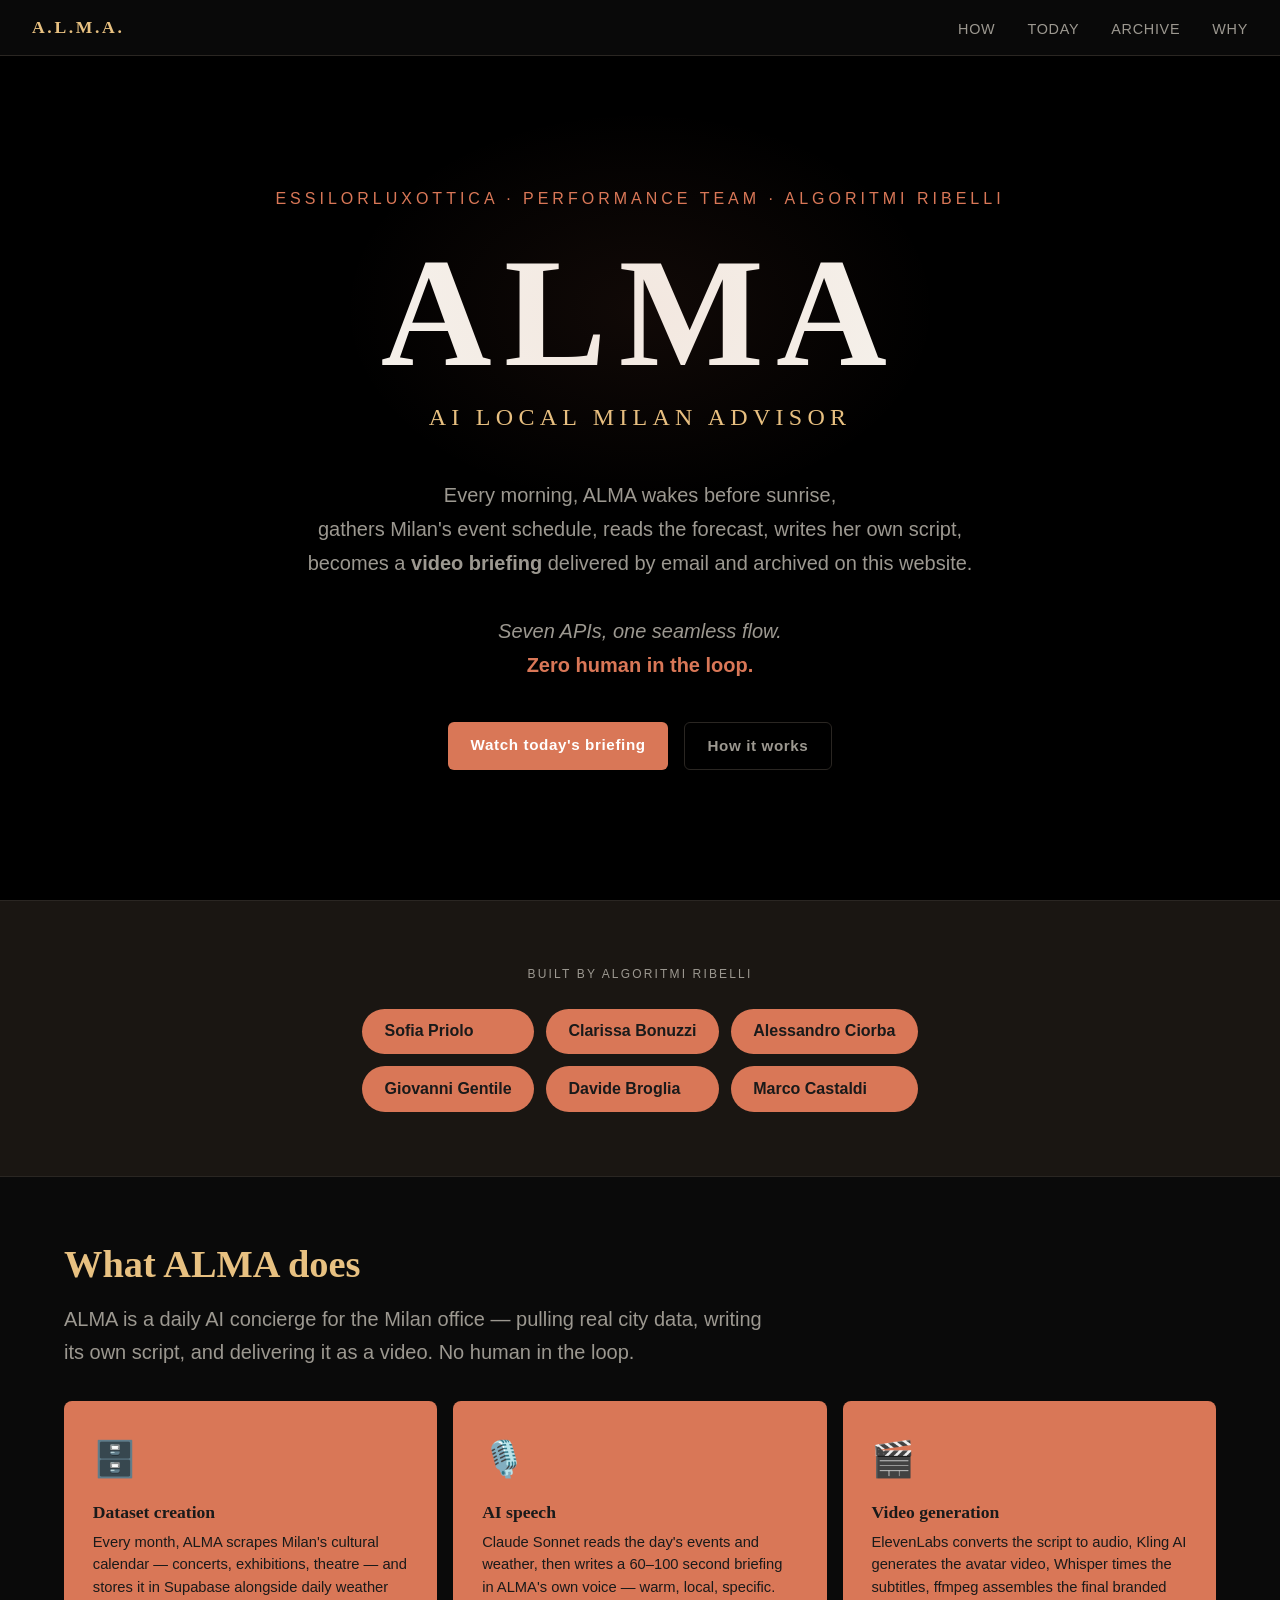
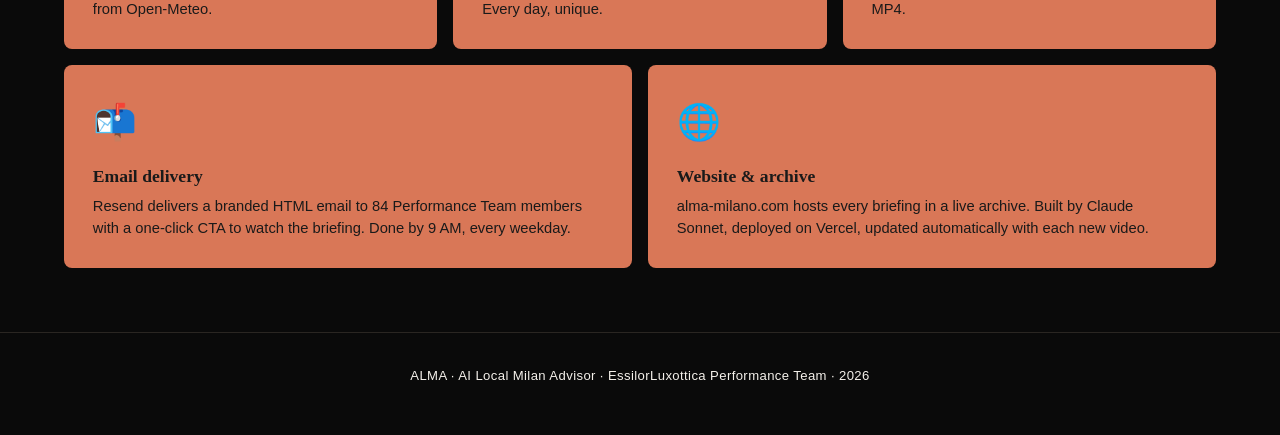
<file: index.html>
<!DOCTYPE html>
<html lang="en">
<head>
  <meta charset="UTF-8" />
  <meta name="viewport" content="width=device-width, initial-scale=1.0" />
  <title>ALMA — AI Local Milan Advisor</title>
  <link rel="stylesheet" href="style.css" />
  <style>
    .hero {
      min-height: calc(100vh - 56px);
      display: flex;
      flex-direction: column;
      justify-content: center;
      align-items: center;
      text-align: center;
      padding: 3rem 1.5rem;
      background: var(--bg-deep);
      position: relative;
      overflow: hidden;
    }

    .hero::before {
      content: '';
      position: absolute;
      top: 30%;
      left: 50%;
      transform: translate(-50%, -50%);
      width: 600px;
      height: 400px;
      background: radial-gradient(ellipse, rgba(217,119,87,0.08) 0%, transparent 70%);
      pointer-events: none;
    }

    .hero-eyebrow {
      font-size: 1rem;
      letter-spacing: 0.25em;
      text-transform: uppercase;
      color: var(--accent);
      margin-bottom: 1.5rem;
    }

    .hero-title {
      font-family: 'Cambria', serif;
      font-size: clamp(3.5rem, 12vw, 13rem);
      font-weight: 700;
      color: var(--text);
      letter-spacing: 0.08em;
      line-height: 1;
      margin-bottom: 0.5rem;
    }

    .hero-subtitle {
      font-family: 'Cambria', serif;
      font-size: clamp(1.1rem, 2.5vw, 1.5rem);
      letter-spacing: 0.22em;
      text-transform: uppercase;
      color: var(--gold);
      margin-bottom: 2.5rem;
    }

    .hero-desc {
      max-width: 800px;
      color: var(--text-dim);
      font-size: 1.25rem;
      line-height: 1.7;
      margin-bottom: 2.5rem;
      white-space: normal;
    }

    .hero-desc-mobile { display: none; }
    @media (max-width: 640px) {
      .hero-desc-desktop { display: none; }
      .hero-desc-mobile { display: block; }
    }

    .hero-ctas {
      display: flex;
      gap: 1rem;
      flex-wrap: wrap;
      justify-content: center;
    }

    .br-mobile { display: none; }
    @media (max-width: 640px) {
      .br-desktop { display: none; }
      .br-mobile { display: inline; }
    }

    /* Team */
    .team-section {
      background: var(--panel);
      border-top: 1px solid var(--panel-light);
      border-bottom: 1px solid var(--panel-light);
    }

    .team-label {
      font-size: 0.75rem;
      letter-spacing: 0.18em;
      text-transform: uppercase;
      color: var(--text-dim);
      text-align: center;
      margin-bottom: 1.5rem;
    }

    .team-grid {
      display: grid;
      grid-template-columns: repeat(3, auto);
      gap: 0.75rem;
      justify-content: center;
    }

    .team-pill {
      background: var(--accent);
      border: none;
      border-radius: 999px;
      padding: 0.6rem 1.4rem;
      font-size: 1rem;
      font-weight: 700;
      color: #1a1a1a;
    }

    /* What grid — 3 top + 2 bottom */
    .what-grid {
      display: grid;
      grid-template-columns: repeat(3, 1fr);
      gap: 1rem;
      margin-top: 2rem;
    }

    .what-grid .card-wide {
      grid-column: span 1;
    }

    .what-row-2 {
      display: grid;
      grid-template-columns: repeat(2, 1fr);
      gap: 1rem;
      margin-top: 1rem;
    }

    .what-card {
      background: var(--accent);
      border: none;
      border-radius: 8px;
      padding: 1.8rem;
    }

    .what-icon {
      font-size: 2.2rem;
      margin-bottom: 0.9rem;
    }

    .what-card h3 {
      font-size: 1.1rem;
      margin-bottom: 0.5rem;
      color: #1a1a1a;
    }

    .what-card p {
      font-size: 0.92rem;
      color: #1a1a1a;
      margin: 0;
      line-height: 1.5;
    }

    @media (max-width: 640px) {
      .what-grid { grid-template-columns: 1fr; }
      .what-row-2 { grid-template-columns: 1fr; }
    }
  </style>
</head>
<body>

<nav>
  <a class="nav-logo" href="index.html">A.L.M.A.</a>
  <ul class="nav-links">
    <li><a href="how-it-works.html">How</a></li>
    <li><a href="today.html">Today</a></li>
    <li><a href="archive.html">Archive</a></li>
    <li><a href="why.html">Why</a></li>
  </ul>
</nav>

<main>

  <section class="hero">
    <p class="hero-eyebrow">EssilorLuxottica · Performance Team · Algoritmi Ribelli</p>
    <h1 class="hero-title">ALMA</h1>
    <p class="hero-subtitle">AI Local Milan Advisor</p>
    <p class="hero-desc hero-desc-desktop">
      Every morning, ALMA wakes before sunrise,<br>
      gathers Milan's event schedule, reads the forecast, writes her own script,<br>
      becomes a <strong>video briefing</strong> delivered by email and archived on this website.<br><br>
      <em>Seven APIs, one seamless flow.</em><br>
      <strong style="color: var(--accent);">Zero human in the loop.</strong>
    </p>
    <p class="hero-desc hero-desc-mobile">
      Every morning, ALMA wakes before sunrise,<br>
      gathers Milan's event schedule,<br>
      reads the forecast,<br>
      writes her own script,<br>
      becomes a <strong>video briefing</strong> delivered by email<br>
      and archived on this website.<br><br>
      <em>Seven APIs, one seamless flow.</em><br>
      <strong style="color: var(--accent);">Zero human in the loop.</strong>
    </p>
    <div class="hero-ctas">
      <a href="today.html" class="btn btn-primary">Watch today's briefing</a>
      <a href="how-it-works.html" class="btn btn-outline">How it works</a>
    </div>
  </section>

  <section class="team-section section">
    <div class="container">
      <p class="team-label">Built by Algoritmi Ribelli</p>
      <div class="team-grid">
        <span class="team-pill">Sofia Priolo</span>
        <span class="team-pill">Clarissa Bonuzzi</span>
        <span class="team-pill">Alessandro Ciorba</span>
        <span class="team-pill">Giovanni Gentile</span>
        <span class="team-pill">Davide Broglia</span>
        <span class="team-pill">Marco Castaldi</span>
      </div>
    </div>
  </section>

  <section class="section">
    <div class="container">
      <h2>What ALMA does</h2>
      <p style="color: var(--text-dim); max-width: 700px;">
        ALMA is a daily AI concierge for the Milan office — pulling real city data, writing its own script, and delivering it as a video. No human in the loop.
      </p>

      <div class="what-grid">
        <div class="what-card">
          <div class="what-icon">🗄️</div>
          <h3>Dataset creation</h3>
          <p>Every month, ALMA scrapes Milan's cultural calendar — concerts, exhibitions, theatre — and stores it in Supabase alongside daily weather from Open-Meteo.</p>
        </div>
        <div class="what-card">
          <div class="what-icon">🎙️</div>
          <h3>AI speech</h3>
          <p>Claude Sonnet reads the day's events and weather, then writes a 60–100 second briefing in ALMA's own voice — warm, local, specific. Every day, unique.</p>
        </div>
        <div class="what-card">
          <div class="what-icon">🎬</div>
          <h3>Video generation</h3>
          <p>ElevenLabs converts the script to audio, Kling AI generates the avatar video, Whisper times the subtitles, ffmpeg assembles the final branded MP4.</p>
        </div>
      </div>

      <div class="what-row-2">
        <div class="what-card">
          <div class="what-icon">📬</div>
          <h3>Email delivery</h3>
          <p>Resend delivers a branded HTML email to 84 Performance Team members with a one-click CTA to watch the briefing. Done by 9 AM, every weekday.</p>
        </div>
        <div class="what-card">
          <div class="what-icon">🌐</div>
          <h3>Website & archive</h3>
          <p>alma-milano.com hosts every briefing in a live archive. Built by Claude Sonnet, deployed on Vercel, updated automatically with each new video.</p>
        </div>
      </div>

    </div>
  </section>

</main>

<footer>
  <p>ALMA · AI Local Milan Advisor · EssilorLuxottica Performance Team · 2026</p>
</footer>

</body>
</html>
</file>
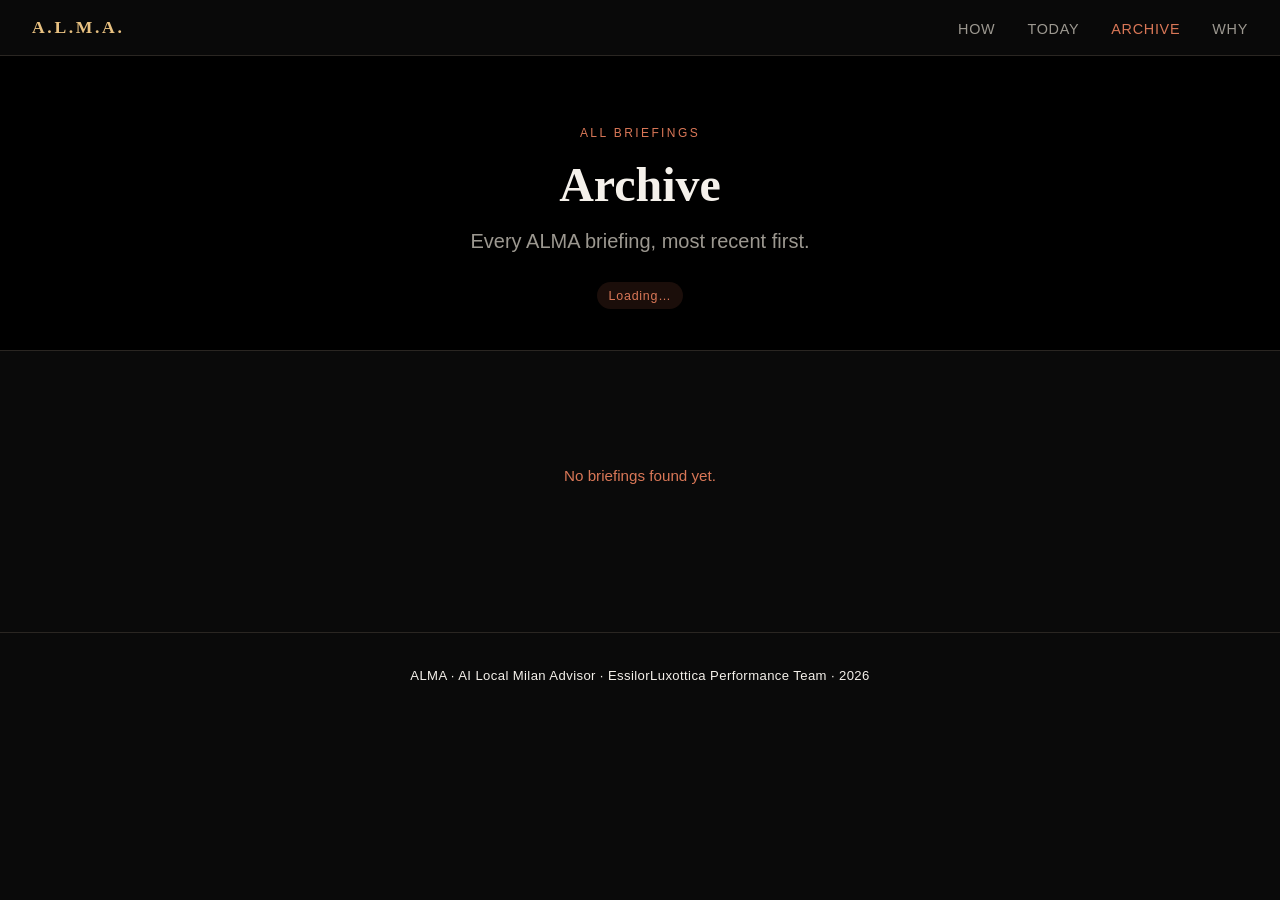
<file: archive.html>
<!DOCTYPE html>
<html lang="en">
<head>
  <meta charset="UTF-8" />
  <meta name="viewport" content="width=device-width, initial-scale=1.0" />
  <title>Archive — ALMA</title>
  <link rel="stylesheet" href="style.css" />
  <style>
    .page-hero {
      background: var(--bg-deep);
      padding: 3.5rem 1.5rem 2.5rem;
      text-align: center;
      border-bottom: 1px solid var(--panel-light);
    }
    .page-hero .eyebrow {
      font-size: 0.75rem;
      letter-spacing: 0.2em;
      text-transform: uppercase;
      color: var(--accent);
      margin-bottom: 0.75rem;
    }
    .page-hero h1 {
      font-family: 'Cambria', serif;
      font-size: clamp(2rem, 5vw, 3rem);
    }
    .page-hero p {
      color: var(--text-dim);
      margin-top: 0.75rem;
    }

    /* ── List ── */
    .archive-list {
      display: flex;
      flex-direction: column;
      gap: 1rem;
      margin-top: 2rem;
    }

    .archive-item {
      background: var(--panel);
      border: 1px solid var(--panel-light);
      border-radius: 8px;
      overflow: hidden;
      transition: border-color 0.2s;
    }

    .archive-item:hover { border-color: var(--accent); }

    .archive-header {
      display: flex;
      align-items: center;
      justify-content: space-between;
      padding: 1rem 1.3rem;
      gap: 1rem;
      cursor: pointer;
    }

    .archive-meta { flex: 1; }

    .archive-date {
      font-family: 'Cambria', serif;
      font-size: 1rem;
      color: var(--text);
      font-weight: 700;
    }

    .archive-preview {
      font-size: 0.83rem;
      color: var(--text-dim);
      margin-top: 0.2rem;
      white-space: nowrap;
      overflow: hidden;
      text-overflow: ellipsis;
      max-width: 560px;
    }

    .archive-play {
      flex-shrink: 0;
      background: var(--accent);
      color: #fff;
      border: none;
      border-radius: 6px;
      padding: 0.45rem 1rem;
      font-size: 0.85rem;
      font-weight: 700;
      cursor: pointer;
      transition: opacity 0.2s;
      white-space: nowrap;
    }
    .archive-play:hover { opacity: 0.8; }

    /* Expandable video panel */
    .archive-video {
      display: none;
      padding: 0 1.3rem 1.3rem;
    }

    .archive-video.open { display: block; }

    .archive-video video {
      width: 100%;
      border-radius: 6px;
      background: #000;
      max-height: 400px;
    }

    .archive-speech {
      margin-top: 1rem;
      font-size: 0.88rem;
      color: var(--text-dim);
      line-height: 1.7;
      white-space: pre-line;
      border-top: 1px solid var(--panel-light);
      padding-top: 1rem;
    }

    /* count badge */
    .count-badge {
      display: inline-block;
      margin-top: 0.5rem;
      padding: 0.2rem 0.7rem;
      border-radius: 999px;
      background: rgba(217,119,87,0.12);
      color: var(--accent);
      font-size: 0.78rem;
      letter-spacing: 0.06em;
    }
  </style>
</head>
<body>

<nav>
  <a class="nav-logo" href="index.html">A.L.M.A.</a>
  <ul class="nav-links">
    <li><a href="how-it-works.html">How</a></li>
    <li><a href="today.html">Today</a></li>
    <li><a href="archive.html" class="active">Archive</a></li>
    <li><a href="why.html">Why</a></li>
  </ul>
</nav>

<main>

  <div class="page-hero">
    <p class="eyebrow">All briefings</p>
    <h1>Archive</h1>
    <p>Every ALMA briefing, most recent first.</p>
    <span class="count-badge" id="count-badge">Loading…</span>
  </div>

  <section class="section">
    <div class="container">

      <div id="loading" class="state-msg">Loading archive…</div>
      <div id="error" class="state-msg" style="display:none; color: var(--accent);">
        No briefings found yet.
      </div>

      <div class="archive-list" id="archive-list"></div>

    </div>
  </section>

</main>

<footer>
  <p>ALMA · AI Local Milan Advisor · EssilorLuxottica Performance Team · 2026</p>
</footer>

<script src="supabase.js"></script>
<script>
  function formatDate(dateStr) {
    const d = new Date(dateStr + 'T00:00:00');
    return d.toLocaleDateString('en-GB', { weekday: 'long', day: 'numeric', month: 'long', year: 'numeric' });
  }

  function truncate(text, n = 120) {
    if (!text) return '';
    return text.length > n ? text.slice(0, n) + '…' : text;
  }

  function toggleVideo(item) {
    const panel = item.querySelector('.archive-video');
    const btn   = item.querySelector('.archive-play');
    const video = panel.querySelector('video');
    const isOpen = panel.classList.toggle('open');
    btn.textContent = isOpen ? 'Close ✕' : '▶ Play';
    if (isOpen) { video.play(); }
    else { video.pause(); video.currentTime = 0; }
  }

  async function init() {
    try {
      const entries = await getAllVideos();
      document.getElementById('loading').style.display = 'none';

      if (!entries || entries.length === 0) {
        document.getElementById('error').style.display = 'block';
        document.getElementById('count-badge').textContent = '0 briefings';
        return;
      }

      document.getElementById('count-badge').textContent = `${entries.length} briefing${entries.length !== 1 ? 's' : ''}`;

      const list = document.getElementById('archive-list');

      entries.forEach(entry => {
        const item = document.createElement('div');
        item.className = 'archive-item';
        item.innerHTML = `
          <div class="archive-header">
            <div class="archive-meta">
              <div class="archive-date">${formatDate(entry.speech_date)}</div>
              <div class="archive-preview">${truncate(entry.speech_text)}</div>
            </div>
            <button class="archive-play">▶ Play</button>
          </div>
          <div class="archive-video">
            <video controls preload="none" playsinline>
              <source src="${entry.video_url}" type="video/mp4" />
            </video>
            <div class="archive-speech">${entry.speech_text ?? ''}</div>
          </div>
        `;

        item.querySelector('.archive-header').addEventListener('click', () => toggleVideo(item));
        list.appendChild(item);
      });

    } catch (e) {
      document.getElementById('loading').style.display = 'none';
      document.getElementById('error').style.display = 'block';
      console.error(e);
    }
  }

  init();
</script>

</body>
</html>
</file>
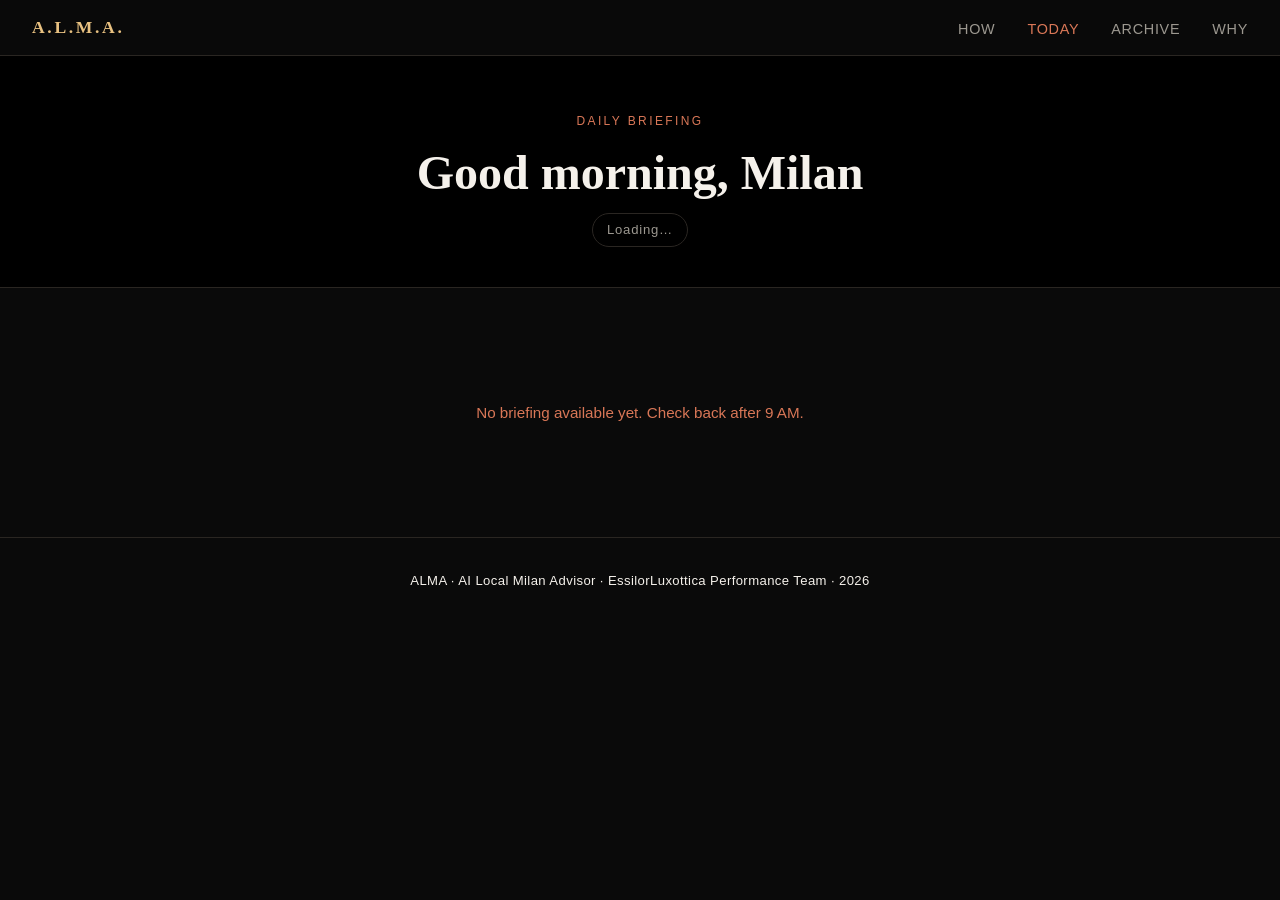
<file: today.html>
<!DOCTYPE html>
<html lang="en">
<head>
  <meta charset="UTF-8" />
  <meta name="viewport" content="width=device-width, initial-scale=1.0" />
  <title>Today — ALMA</title>
  <link rel="stylesheet" href="style.css" />
  <style>
    .page-hero {
      background: var(--bg-deep);
      padding: 3.5rem 1.5rem 2.5rem;
      text-align: center;
      border-bottom: 1px solid var(--panel-light);
    }
    .page-hero .eyebrow {
      font-size: 0.75rem;
      letter-spacing: 0.2em;
      text-transform: uppercase;
      color: var(--accent);
      margin-bottom: 0.75rem;
    }
    .page-hero h1 {
      font-family: 'Cambria', serif;
      font-size: clamp(2rem, 5vw, 3rem);
    }

    /* ── Date badge ── */
    .date-badge {
      display: inline-block;
      margin-top: 0.75rem;
      padding: 0.3rem 0.9rem;
      border: 1px solid var(--panel-light);
      border-radius: 999px;
      font-size: 0.82rem;
      color: var(--text-dim);
      letter-spacing: 0.06em;
    }

    /* ── Video block ── */
    .video-wrap {
      margin: 2.5rem 0;
      border-radius: 10px;
      overflow: hidden;
      background: #000;
      border: 1px solid var(--panel-light);
      aspect-ratio: 16 / 9;
      display: flex;
      align-items: center;
      justify-content: center;
    }

    .video-wrap video {
      width: 100%;
      height: 100%;
      object-fit: cover;
      display: block;
    }

    /* ── Speech text ── */
    .speech-block {
      background: var(--panel);
      border: 1px solid var(--panel-light);
      border-left: 3px solid var(--accent);
      border-radius: 8px;
      padding: 1.5rem;
      margin-top: 2rem;
    }

    .speech-label {
      font-size: 0.72rem;
      letter-spacing: 0.15em;
      text-transform: uppercase;
      color: var(--text-dim);
      margin-bottom: 0.75rem;
    }

    .speech-text {
      color: var(--text);
      font-size: 0.97rem;
      line-height: 1.75;
      white-space: pre-line;
      margin: 0;
    }

    /* ── Weather strip ── */
    .weather-strip {
      display: flex;
      flex-wrap: wrap;
      gap: 1rem;
      margin-top: 1.5rem;
    }

    .weather-item {
      background: var(--panel);
      border: 1px solid var(--panel-light);
      border-radius: 8px;
      padding: 0.75rem 1.1rem;
      font-size: 0.88rem;
      color: var(--text-dim);
    }

    .weather-item strong {
      color: var(--gold);
      display: block;
      font-size: 0.72rem;
      letter-spacing: 0.1em;
      text-transform: uppercase;
      margin-bottom: 0.2rem;
    }

    .archive-link {
      margin-top: 2.5rem;
      text-align: center;
    }
  </style>
</head>
<body>

<nav>
  <a class="nav-logo" href="index.html">A.L.M.A.</a>
  <ul class="nav-links">
    <li><a href="how-it-works.html">How</a></li>
    <li><a href="today.html" class="active">Today</a></li>
    <li><a href="archive.html">Archive</a></li>
    <li><a href="why.html">Why</a></li>
  </ul>
</nav>

<main>

  <div class="page-hero">
    <p class="eyebrow">Daily briefing</p>
    <h1>Good morning, Milan</h1>
    <span class="date-badge" id="today-date">Loading…</span>
  </div>

  <section class="section">
    <div class="container">

      <div id="loading" class="state-msg">Loading today's briefing…</div>
      <div id="error" class="state-msg" style="display:none; color: var(--accent);">
        No briefing available yet. Check back after 9 AM.
      </div>

      <div id="content" style="display:none;">

        <div class="video-wrap">
          <video id="alma-video" controls preload="metadata" playsinline>
            <source id="video-src" src="" type="video/mp4" />
            Your browser does not support video.
          </video>
        </div>

        <!-- Weather -->
        <div class="weather-strip" id="weather-strip"></div>

        <!-- Speech text -->
        <div class="speech-block">
          <p class="speech-label">Today's script</p>
          <p class="speech-text" id="speech-text"></p>
        </div>

        <div class="archive-link">
          <a href="archive.html" class="btn btn-outline">Browse all briefings →</a>
        </div>

      </div>

    </div>
  </section>

</main>

<footer>
  <p>ALMA · AI Local Milan Advisor · EssilorLuxottica Performance Team · 2026</p>
</footer>

<script src="supabase.js"></script>
<script>
  function formatDate(dateStr) {
    const d = new Date(dateStr + 'T00:00:00');
    return d.toLocaleDateString('en-GB', { weekday: 'long', day: 'numeric', month: 'long', year: 'numeric' });
  }

  function renderWeather(snapshot) {
    if (!snapshot) return '';
    const items = [];
    if (snapshot.condition) items.push({ label: 'Conditions', val: snapshot.condition });
    if (snapshot.temp_c !== undefined) items.push({ label: 'Temperature', val: `${snapshot.temp_c}°C` });
    if (snapshot.feels_like_c !== undefined) items.push({ label: 'Feels like', val: `${snapshot.feels_like_c}°C` });
    if (snapshot.humidity !== undefined) items.push({ label: 'Humidity', val: `${snapshot.humidity}%` });
    if (snapshot.wind_kph !== undefined) items.push({ label: 'Wind', val: `${snapshot.wind_kph} km/h` });
    return items.map(i => `
      <div class="weather-item">
        <strong>${i.label}</strong>${i.val}
      </div>`).join('');
  }

  async function init() {
    try {
      const entry = await getLatestVideo();
      document.getElementById('loading').style.display = 'none';

      if (!entry) {
        document.getElementById('error').style.display = 'block';
        return;
      }

      document.getElementById('today-date').textContent = formatDate(entry.speech_date);
      document.getElementById('video-src').src = entry.video_url;
      document.getElementById('alma-video').load();
      document.getElementById('speech-text').textContent = entry.speech_text ?? '';
      document.getElementById('weather-strip').innerHTML = renderWeather(entry.weather_snapshot);
      document.getElementById('content').style.display = 'block';

    } catch (e) {
      document.getElementById('loading').style.display = 'none';
      document.getElementById('error').style.display = 'block';
      console.error(e);
    }
  }

  init();
</script>

</body>
</html>
</file>
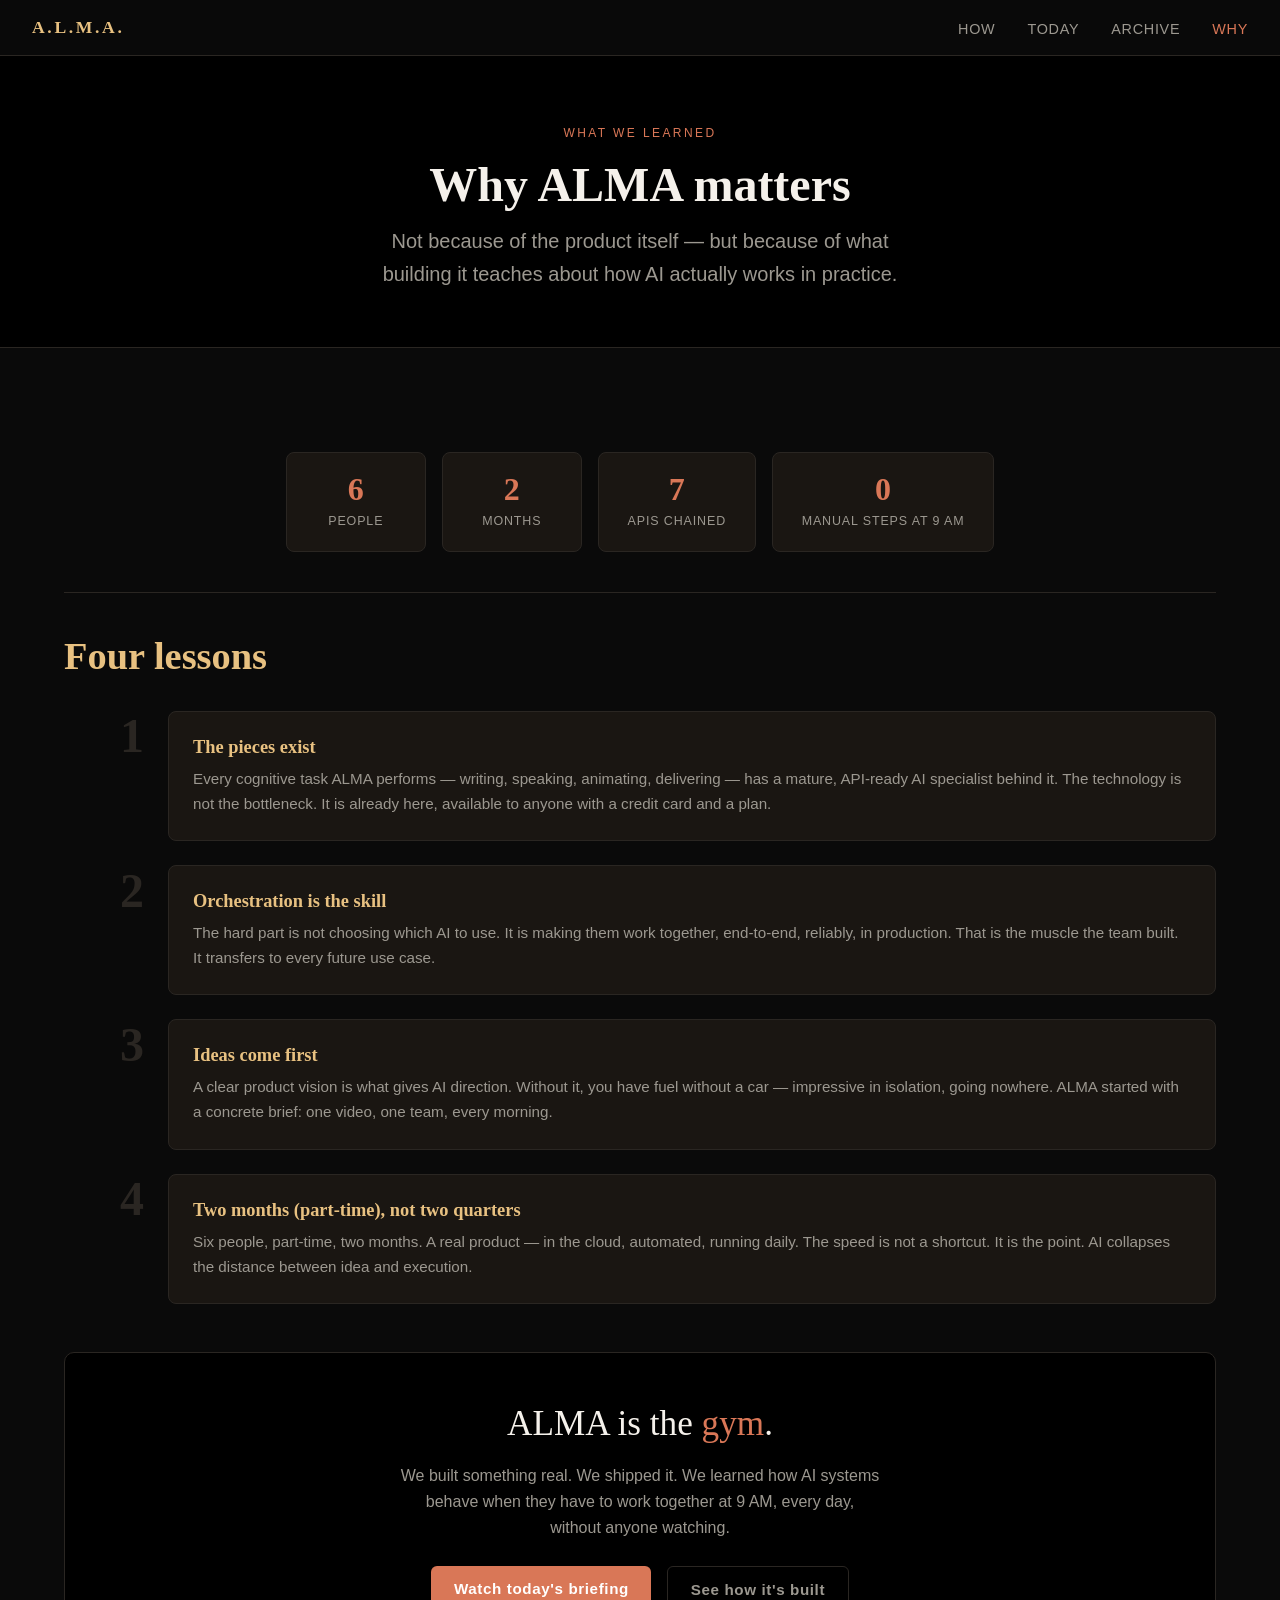
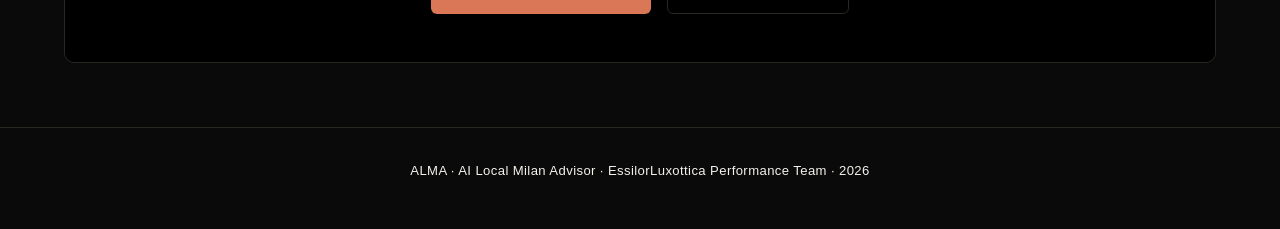
<file: why.html>
<!DOCTYPE html>
<html lang="en">
<head>
  <meta charset="UTF-8" />
  <meta name="viewport" content="width=device-width, initial-scale=1.0" />
  <title>Why ALMA — ALMA</title>
  <link rel="stylesheet" href="style.css" />
  <style>
    .page-hero {
      background: var(--bg-deep);
      padding: 3.5rem 1.5rem 2.5rem;
      text-align: center;
      border-bottom: 1px solid var(--panel-light);
    }
    .page-hero .eyebrow {
      font-size: 0.75rem;
      letter-spacing: 0.2em;
      text-transform: uppercase;
      color: var(--accent);
      margin-bottom: 0.75rem;
    }
    .page-hero h1 {
      font-family: 'Cambria', serif;
      font-size: clamp(2rem, 5vw, 3rem);
    }
    .page-hero p {
      color: var(--text-dim);
      margin-top: 0.75rem;
      max-width: 540px;
      margin-left: auto;
      margin-right: auto;
    }

    /* ── Lessons ── */
    .lessons {
      display: flex;
      flex-direction: column;
      gap: 1.5rem;
      margin-top: 2rem;
    }

    .lesson {
      display: grid;
      grid-template-columns: 80px 1fr;
      gap: 1.5rem;
      align-items: start;
    }

    .lesson-num {
      font-family: 'Cambria', serif;
      font-size: 3rem;
      font-weight: 700;
      color: var(--panel-light);
      line-height: 1;
      text-align: right;
      padding-top: 0.1rem;
      user-select: none;
    }

    .lesson-body {
      background: var(--panel);
      border: 1px solid var(--panel-light);
      border-radius: 8px;
      padding: 1.5rem;
    }

    .lesson-body h3 {
      font-size: 1.15rem;
      color: var(--gold);
      margin-bottom: 0.5rem;
    }

    .lesson-body p {
      color: var(--text-dim);
      font-size: 0.95rem;
      margin: 0;
    }

    /* ── Closing CTA ── */
    .closing {
      background: var(--bg-deep);
      border: 1px solid var(--panel-light);
      border-radius: 10px;
      padding: 3rem 2rem;
      text-align: center;
      margin-top: 3rem;
    }

    .closing .headline {
      font-family: 'Cambria', serif;
      font-size: clamp(1.5rem, 4vw, 2.2rem);
      color: var(--text);
      margin-bottom: 1rem;
      line-height: 1.3;
    }

    .closing .headline em {
      color: var(--accent);
      font-style: normal;
    }

    .closing p {
      color: var(--text-dim);
      max-width: 480px;
      margin: 0 auto 1.5rem;
      font-size: 1rem;
    }

    .closing .question {
      font-family: 'Cambria', serif;
      font-size: 1.1rem;
      color: var(--gold);
      margin-top: 1.5rem;
      font-style: italic;
    }

    /* ── Stats row ── */
    .stats-row {
      display: flex;
      flex-wrap: wrap;
      gap: 1rem;
      justify-content: center;
      margin-top: 2.5rem;
    }

    .stat-box {
      background: var(--panel);
      border: 1px solid var(--panel-light);
      border-radius: 8px;
      padding: 1.2rem 1.8rem;
      text-align: center;
      min-width: 140px;
    }

    .stat-val {
      font-family: 'Cambria', serif;
      font-size: 2rem;
      font-weight: 700;
      color: var(--accent);
      line-height: 1;
    }

    .stat-label {
      font-size: 0.78rem;
      color: var(--text-dim);
      letter-spacing: 0.07em;
      text-transform: uppercase;
      margin-top: 0.4rem;
    }

    @media (max-width: 500px) {
      .lesson { grid-template-columns: 48px 1fr; gap: 1rem; }
      .lesson-num { font-size: 2rem; }
    }
  </style>
</head>
<body>

<nav>
  <a class="nav-logo" href="index.html">A.L.M.A.</a>
  <ul class="nav-links">
    <li><a href="how-it-works.html">How</a></li>
    <li><a href="today.html">Today</a></li>
    <li><a href="archive.html">Archive</a></li>
    <li><a href="why.html" class="active">Why</a></li>
  </ul>
</nav>

<main>

  <div class="page-hero">
    <p class="eyebrow">What we learned</p>
    <h1>Why ALMA matters</h1>
    <p>
      Not because of the product itself — but because of what building it teaches
      about how AI actually works in practice.
    </p>
  </div>

  <section class="section">
    <div class="container">

      <!-- Stats -->
      <div class="stats-row">
        <div class="stat-box">
          <div class="stat-val">6</div>
          <div class="stat-label">People</div>
        </div>
        <div class="stat-box">
          <div class="stat-val">2</div>
          <div class="stat-label">months</div>
        </div>
        <div class="stat-box">
          <div class="stat-val">7</div>
          <div class="stat-label">APIs chained</div>
        </div>
        <div class="stat-box">
          <div class="stat-val">0</div>
          <div class="stat-label">Manual steps at 9 AM</div>
        </div>
      </div>

      <hr class="divider" />

      <h2>Four lessons</h2>

      <div class="lessons">

        <div class="lesson">
          <div class="lesson-num">1</div>
          <div class="lesson-body">
            <h3>The pieces exist</h3>
            <p>
              Every cognitive task ALMA performs — writing, speaking, animating, delivering —
              has a mature, API-ready AI specialist behind it. The technology is not the bottleneck.
              It is already here, available to anyone with a credit card and a plan.
            </p>
          </div>
        </div>

        <div class="lesson">
          <div class="lesson-num">2</div>
          <div class="lesson-body">
            <h3>Orchestration is the skill</h3>
            <p>
              The hard part is not choosing which AI to use. It is making them work together,
              end-to-end, reliably, in production. That is the muscle the team built.
              It transfers to every future use case.
            </p>
          </div>
        </div>

        <div class="lesson">
          <div class="lesson-num">3</div>
          <div class="lesson-body">
            <h3>Ideas come first</h3>
            <p>
              A clear product vision is what gives AI direction. Without it, you have
              fuel without a car — impressive in isolation, going nowhere.
              ALMA started with a concrete brief: one video, one team, every morning.
            </p>
          </div>
        </div>

        <div class="lesson">
          <div class="lesson-num">4</div>
          <div class="lesson-body">
            <h3>Two months (part-time), not two quarters</h3>
            <p>
              Six people, part-time, two months. A real product — in the cloud, automated,
              running daily. The speed is not a shortcut. It is the point.
              AI collapses the distance between idea and execution.
            </p>
          </div>
        </div>

      </div>

      <!-- Closing -->
      <div class="closing">
        <p class="headline">
          ALMA is the <em>gym</em>.
        </p>
        <p>
          We built something real. We shipped it. We learned how AI systems behave
          when they have to work together at 9 AM, every day, without anyone watching.
        </p>
        <div style="margin-top: 1.5rem; display: flex; gap: 1rem; flex-wrap: wrap; justify-content: center;">
          <a href="today.html" class="btn btn-primary">Watch today's briefing</a>
          <a href="how-it-works.html" class="btn btn-outline">See how it's built</a>
        </div>
      </div>

    </div>
  </section>

</main>

<footer>
  <p>ALMA · AI Local Milan Advisor · EssilorLuxottica Performance Team · 2026</p>
</footer>

</body>
</html>
</file>
<file: style.css>
/* ============================================================
   ALMA — AI Local Milan Advisor | Global Stylesheet
   ============================================================ */

:root {
  --bg: #0A0A0A;
  --bg-deep: #000000;
  --panel: #1A1612;
  --panel-light: #2A2622;
  --text: #F5F1EB;
  --text-dim: #9C9890;
  --accent: #D97757;
  --gold: #E8C181;
  --green: #7FAE6E;
}

*, *::before, *::after { box-sizing: border-box; margin: 0; padding: 0; }

html { scroll-behavior: smooth; }

body {
  background: var(--bg);
  color: var(--text);
  font-family: 'Calibri', 'Gill Sans', sans-serif;
  font-size: 20px;
  line-height: 1.65;
  min-height: 100vh;
}

/* ── Typography ── */
h1, h2, h3, h4 {
  font-family: 'Cambria', 'Georgia', serif;
  line-height: 1.2;
  font-weight: 700;
}

h1 { font-size: clamp(2.2rem, 6vw, 4rem); }
h2 { font-size: clamp(1.5rem, 4vw, 2.4rem); color: var(--gold); margin-bottom: 1rem; }
h3 { font-size: 1.2rem; color: var(--accent); margin-bottom: 0.5rem; }

p { margin-bottom: 1rem; color: var(--text); }
a { color: var(--accent); text-decoration: none; }
a:hover { color: var(--gold); }

/* ── Nav ── */
nav {
  position: fixed;
  top: 0; left: 0; right: 0;
  z-index: 100;
  background: rgba(10, 10, 10, 0.92);
  backdrop-filter: blur(12px);
  border-bottom: 1px solid var(--panel-light);
  display: flex;
  align-items: center;
  justify-content: space-between;
  padding: 0 2rem;
  height: 56px;
}

.nav-logo {
  font-family: 'Cambria', serif;
  font-size: 1.1rem;
  font-weight: 700;
  letter-spacing: 0.15em;
  color: var(--gold);
  text-decoration: none;
}

.nav-links {
  display: flex;
  gap: 2rem;
  list-style: none;
}

.nav-links a {
  color: var(--text-dim);
  font-size: 0.9rem;
  letter-spacing: 0.05em;
  text-transform: uppercase;
  transition: color 0.2s;
}

.nav-links a:hover,
.nav-links a.active { color: var(--accent); }

/* ── Layout ── */
main { padding-top: 56px; }

.container {
  max-width: 1200px;
  margin: 0 auto;
  padding: 0 1.5rem;
}

.section {
  padding: 4rem 0;
}

/* ── Cards ── */
.card {
  background: var(--panel);
  border: 1px solid var(--panel-light);
  border-radius: 8px;
  padding: 1.5rem;
}

/* ── Buttons ── */
.btn {
  display: inline-block;
  padding: 0.65rem 1.4rem;
  border-radius: 6px;
  font-family: 'Calibri', sans-serif;
  font-size: 0.95rem;
  font-weight: 700;
  letter-spacing: 0.04em;
  cursor: pointer;
  border: none;
  transition: opacity 0.2s, transform 0.15s;
  text-decoration: none;
}
.btn:hover { opacity: 0.85; transform: translateY(-1px); }

.btn-primary {
  background: var(--accent);
  color: #fff;
}

.btn-outline {
  background: transparent;
  border: 1px solid var(--panel-light);
  color: var(--text-dim);
}
.btn-outline:hover { border-color: var(--accent); color: var(--accent); }

/* ── Tag / badge ── */
.tag {
  display: inline-block;
  padding: 0.2rem 0.6rem;
  border-radius: 4px;
  font-size: 0.75rem;
  letter-spacing: 0.08em;
  text-transform: uppercase;
  font-weight: 700;
}
.tag-accent { background: rgba(217,119,87,0.15); color: var(--accent); }
.tag-gold   { background: rgba(232,193,129,0.12); color: var(--gold); }
.tag-green  { background: rgba(127,174,110,0.12); color: var(--green); }

/* ── Divider ── */
.divider {
  border: none;
  border-top: 1px solid var(--panel-light);
  margin: 2.5rem 0;
}

/* ── Loading / error ── */
.state-msg {
  color: var(--text-dim);
  font-size: 0.95rem;
  text-align: center;
  padding: 3rem 1rem;
}

/* ── Footer ── */
footer {
  border-top: 1px solid var(--panel-light);
  padding: 2rem 1.5rem;
  text-align: center;
  color: var(--text-dim);
  font-size: 0.82rem;
  letter-spacing: 0.03em;
}

/* ── Responsive ── */
@media (max-width: 640px) {
  nav { padding: 0 1rem; }
  .nav-links { gap: 1rem; }
  .nav-links a { font-size: 0.78rem; }
  .section { padding: 2.5rem 0; }
}

@media (prefers-reduced-motion: reduce) {
  * { transition: none !important; animation: none !important; }
}
</file>
